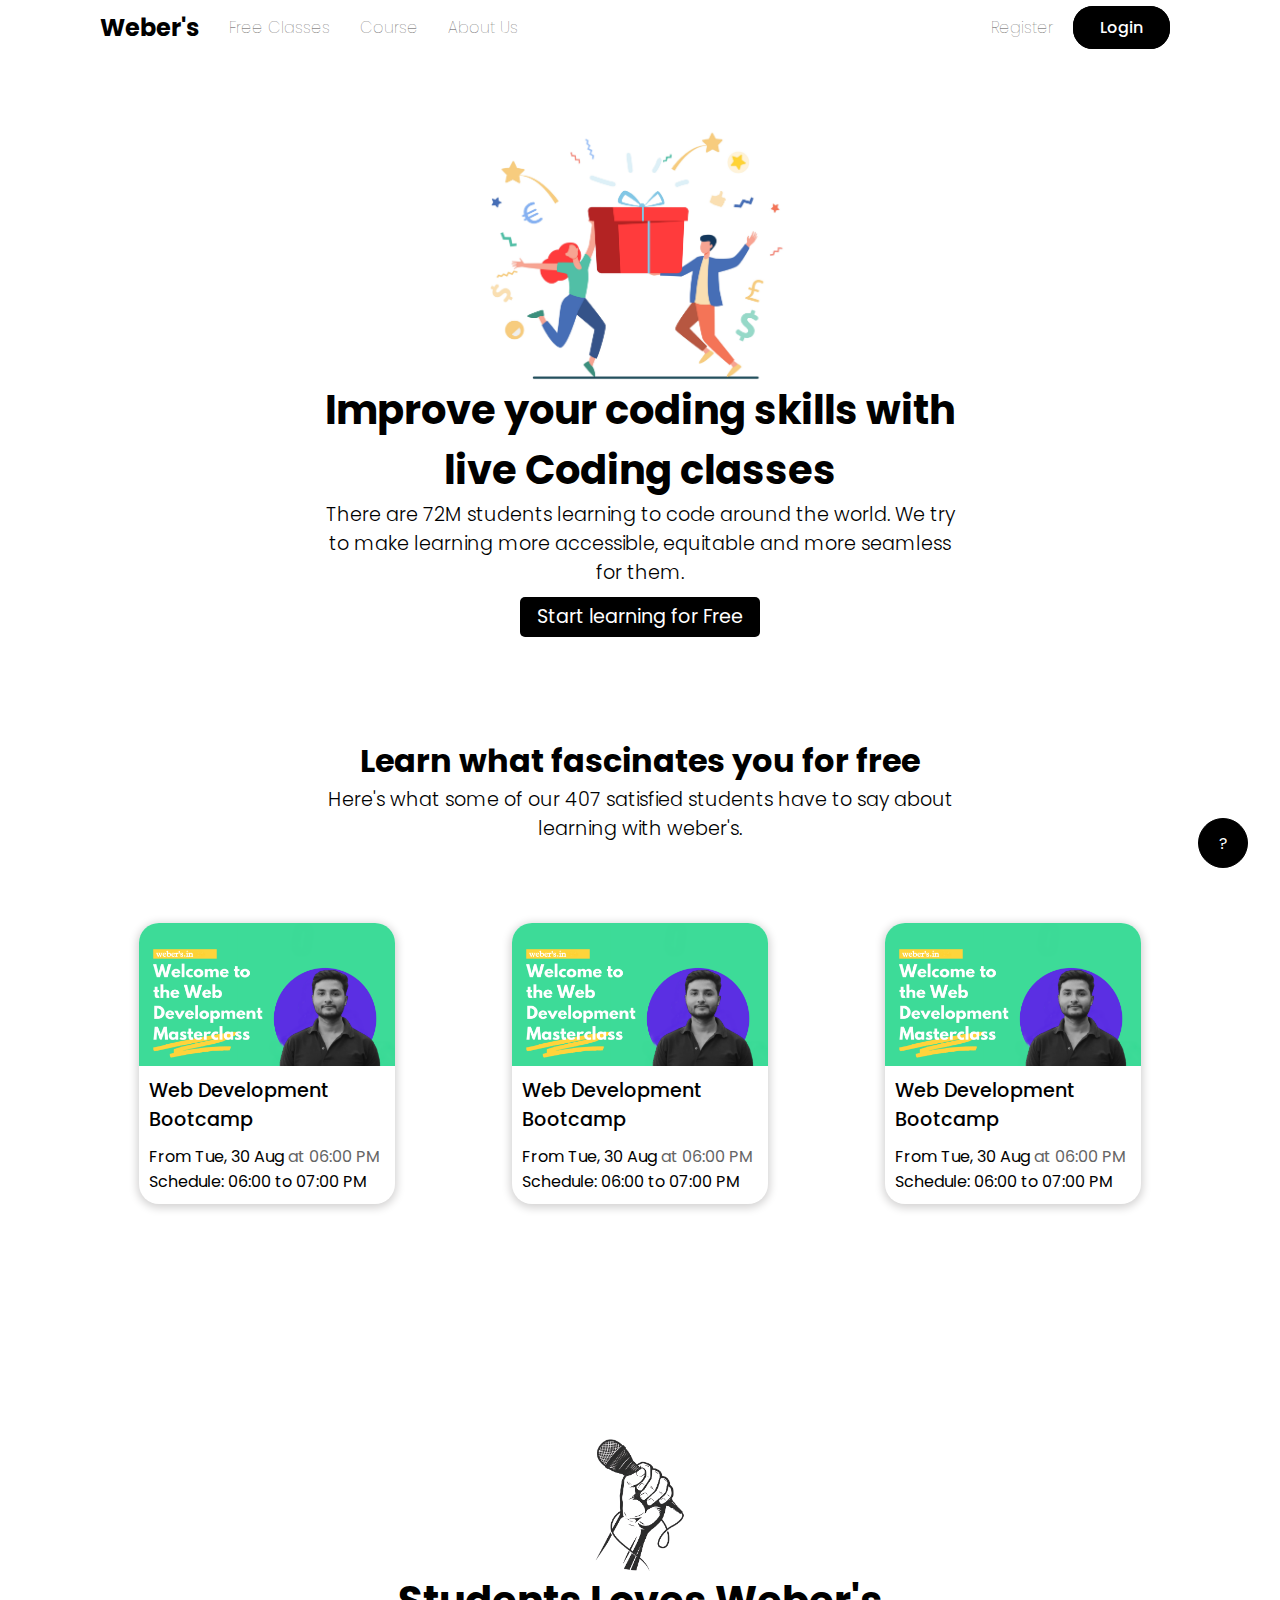
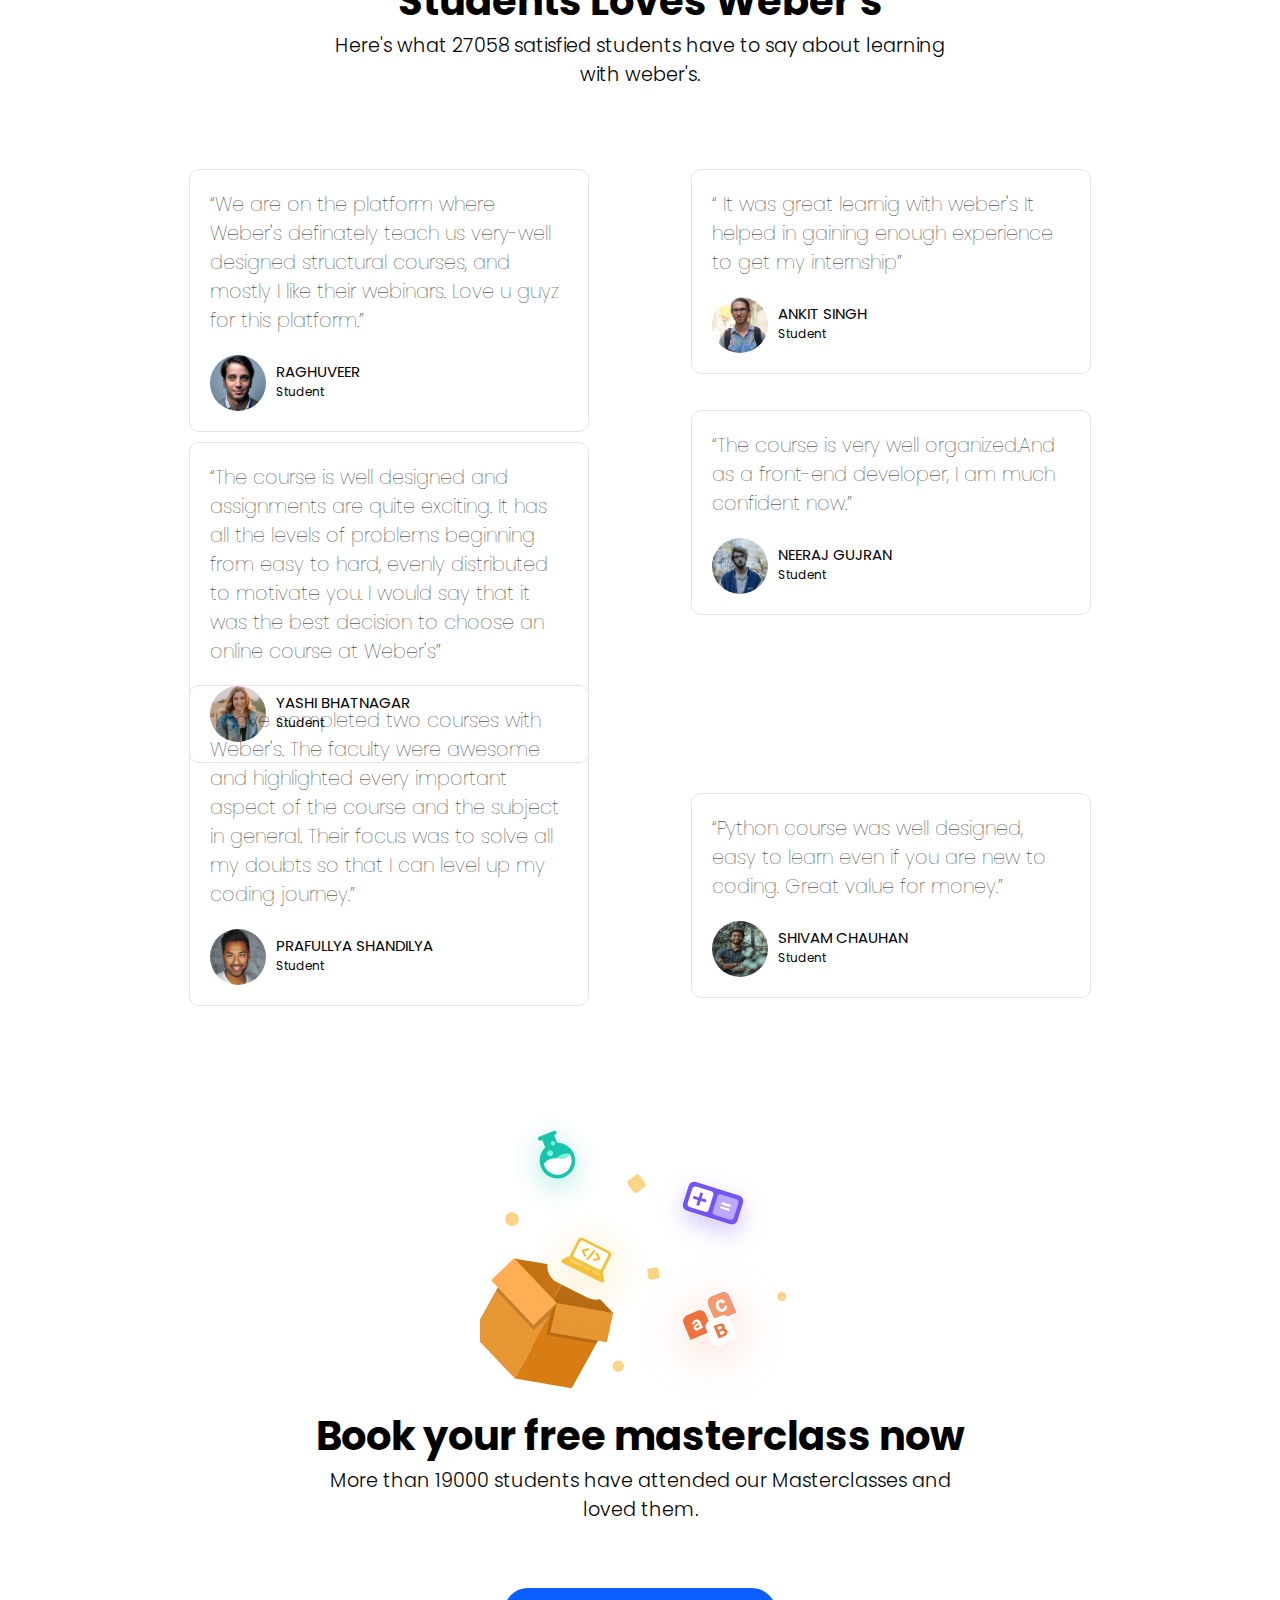
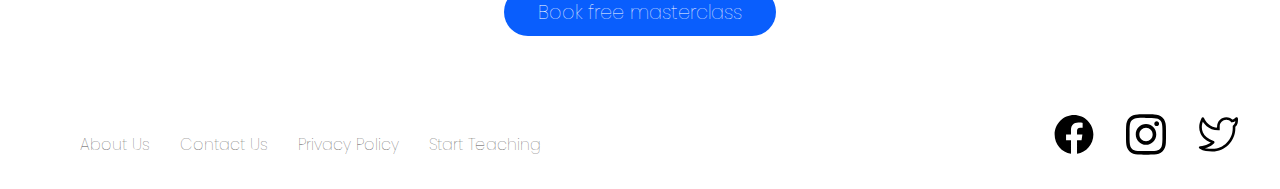
<file: index.html>
<!DOCTYPE html>
<html lang="en">

<head>
    <meta charset="UTF-8">
    <meta http-equiv="X-UA-Compatible" content="IE=edge">
    <meta name="viewport" content="width=device-width, initial-scale=1.0">
    <title>Weber's - The Official Website DEMO</title>
    <link rel="stylesheet" href="style.css">
</head>

<body>
    <header>
        <nav class="navbar">
            <div class="left-section">
                <a href=""><h2>Weber's</h2></a>
                <ul class="left-section-item">
                    <li class="navhov"><a href="file:///D:/Project/Clone/CodeKaro/Free%20Classes%20Page/Free-courses.html">Free Classes</a></li>
                    <li class="navhov"><a href="file:///D:/Project/Clone/CodeKaro/Course/index.html">Course</a></li>
                    <li class="navhov"><a href="file:///D:/Project/Clone/CodeKaro/About%20Us/index.html">About Us</a></li>
                </ul>
            </div>
            <div class="right-section">
                <ul class="right-section-item">
                    <li class="navhov"><a href="file:///D:/Project/Clone/CodeKaro/Register/index.html">Register</a></li>
                    <li><a href="file:///D:/Project/Clone/CodeKaro/Login/index.html" class="btn">Login</a></li>
                </ul>
            </div>
        </nav>
    </header>
    <main>
        <div class="container">
            <!-- <div class="container-item"> -->
            <img src="girl.jpg" alt="" class="imge">
            <!-- <div class="container-content"> -->
            <h1 class="heading">Improve your coding skills with</h1>
            <h1 class="heading"><span class="gradient">live Coding classes</span></h1>
            <p id="para">There are 72M students learning to code around the world. We try to make learning more
                accessible, equitable and more seamless for them.</p>
            <a href="file:///D:/Project/Clone/CodeKaro/Free%20Classes%20Page/Free-courses.html"><button class="click">Start learning for Free</button></a>
            <h1 class="anh">Learn what fascinates you for free</h1>
            <p id="para">Here's what some of our 407 satisfied students have to say about learning with weber's.</p>
        </div>
        <a href="file:///D:/Project/Clone/CodeKaro/About%20Us/index.html"><div class="sticky">
            <p>?</p>
        </div></a>
        <div class="content">
            <a href="file:///D:/Project/Clone/CodeKaro/Register/index.html" id="lnk" target="_blank"><div class="content-item">
                <img src="wd-masterclass.png" alt="">
                <h3>Web Development Bootcamp</h3>
                <p>From Tue, 30 Aug <span style="color: rgb(101, 101, 101);"> at 06:00 PM</span>
                    Schedule: 06:00 to 07:00 PM</p>
            </div></a>
            <a href="file:///D:/Project/Clone/CodeKaro/Register/index.html" id="lnk" target="_blank"><div class="content-item">
                <img src="wd-masterclass.png" alt="">
                <h3>Web Development Bootcamp</h3>
                <p>From Tue, 30 Aug <span style="color: rgb(101, 101, 101);"> at 06:00 PM</span>
                    Schedule: 06:00 to 07:00 PM</p>
            </div></a>
            <a href="file:///D:/Project/Clone/CodeKaro/Register/index.html" id="lnk" target="_blank"><div class="content-item">
                <img src="wd-masterclass.png" alt="">
                <h3>Web Development Bootcamp</h3>
                <p>From Tue, 30 Aug <span style="color: rgb(101, 101, 101);"> at 06:00 PM</span>
                    Schedule: 06:00 to 07:00 PM</p>
            </div></a>
        </div>
        <div class="container2">
            <img src="hand-with-mic.png" alt="" id="mic">
            <h1 class="heading">Students Loves Weber's</h1>
            <p id="para">Here's what 27058 satisfied students have to say about learning with weber's.</p>
        </div>
        <div class="content2">
            <div class="content-item2">
            <p id="para2">“We are on the platform where Weber's definately teach us very-well designed structural courses, and mostly I like their webinars. Love u guyz for this platform.”</p>
            <div class="profile">
                <img src="person1.jpg" alt="">
                <div class="info">
                    <p id="name">RAGHUVEER</p>
                    <p id="profession">Student</p>
                </div>
            </div></div>
            <div class="content-item2">
            <p id="para2">“ It was great learnig with weber's It helped in gaining enough experience to get my internship”</p>
            <div class="profile">
                <img src="person2.jpg" alt="">
                <div class="info">
                    <p id="name">ANKIT SINGH</p>
                    <p id="profession">Student</p>
                </div>
            </div></div>
            <div class="content-item2">
            <p id="para2">“The course is well designed and assignments are quite exciting. It has all the levels of problems beginning from easy to hard, evenly distributed to motivate you. I would say that it was the best decision to choose an online course at Weber's”</p>
            <div class="profile">
                <img src="person3.jpg" alt="">
                <div class="info">
                    <p id="name">YASHI BHATNAGAR</p>
                    <p id="profession">Student</p>
                </div>
            </div></div>
            <div class="content-item2" id="box4">
            <p id="para2">“The course is very well organized.And as a front-end developer, I am much confident now.”</p>
            <div class="profile">
                <img src="person4.jpg" alt="">
                <div class="info">
                    <p id="name">NEERAJ GUJRAN</p>
                    <p id="profession">Student</p>
                </div>
            </div></div>
            <div class="content-item2" id="box5">
            <p id="para2">“I have completed two courses with Weber's. The faculty were awesome and highlighted every important aspect of the course and the subject in general. Their focus was to solve all my doubts so that I can level up my coding journey.”</p>
            <div class="profile">
                <img src="person5.jpg" alt="">
                <div class="info">
                    <p id="name">PRAFULLYA SHANDILYA</p>
                    <p id="profession">Student</p>
                </div>
            </div></div>
            <div class="content-item2" id="box6">
            <p id="para2">“Python course was well designed, easy to learn even if you are new to coding. Great value for money.”</p>
            <div class="profile">
                <img src="person6.jpg" alt="">
                <div class="info">
                    <p id="name">SHIVAM CHAUHAN</p>
                    <p id="profession">Student</p>
                </div>
            </div></div>
        </div>
        <div class="container3">
            <img src="gift.svg" alt="" class="img3">
            <h1 class="heading">Book your free masterclass now</h1>
            <p id="para">More than 19000 students have attended our Masterclasses and loved them.</p>
            <a href="file:///D:/Project/Clone/CodeKaro/Register/index.html"><button class="btn2">Book free masterclass</button></a>
        </div>

    </main>
    <footer>
        <div class="footer-item">
        <div class="left-section2" id="foot">
            <ul class="left-section-item2">
                <li class="navhov2"><a href="file:///D:/Project/Clone/CodeKaro/About%20Us/index.html">About Us</a></li>
                <li class="navhov2"><a href="#">Contact Us</a></li>
                <li class="navhov2"><a href="#">Privacy Policy</a></li>
                <li class="navhov2"><a href="#">Start Teaching</a></li>
            </ul></div>
            <div class="social-media-logo">
                <img src="facebook-brands.svg" alt="facebook" id="facebook">
                <img src="instagram-brands.svg" alt="instagram" id="instagram">
                <img src="twitter-brands.svg" alt="twitter" id="twitter">
            </div>
    </div>
    </footer>
</body>

</html>
</file>
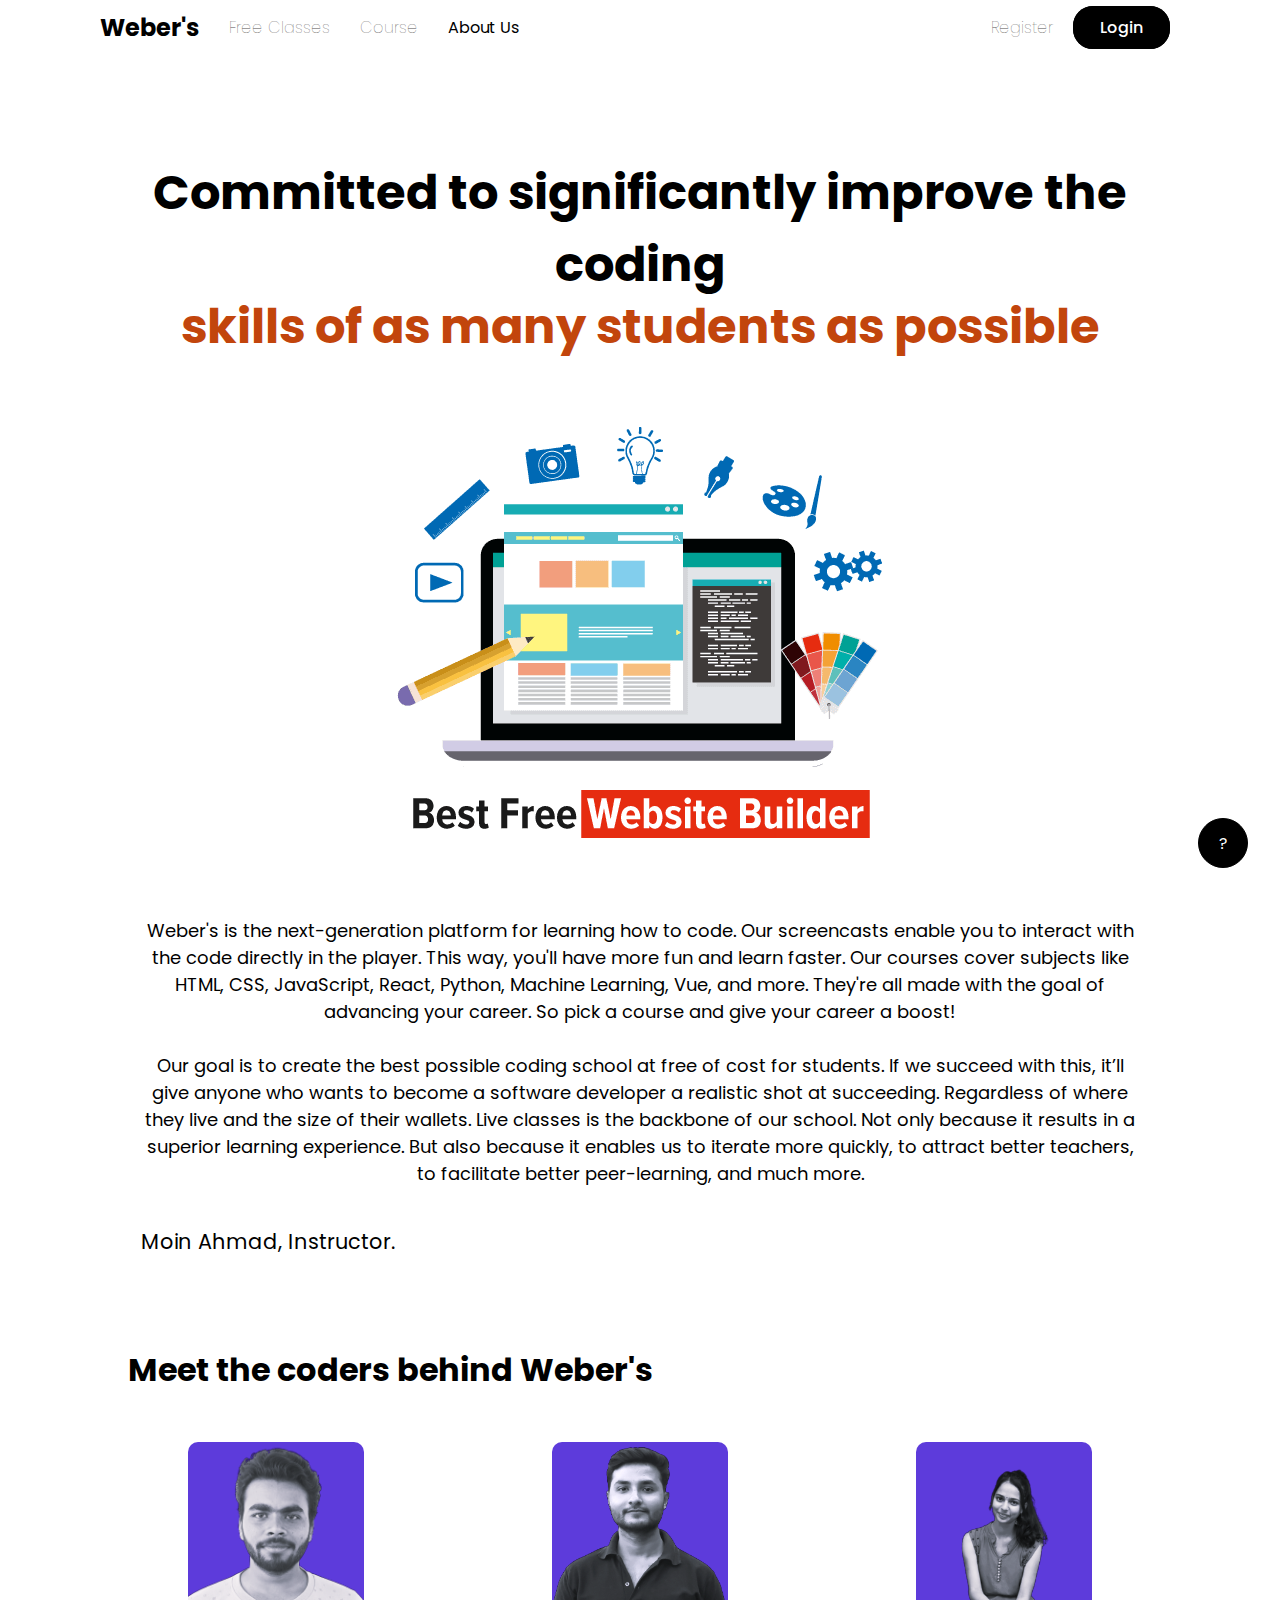
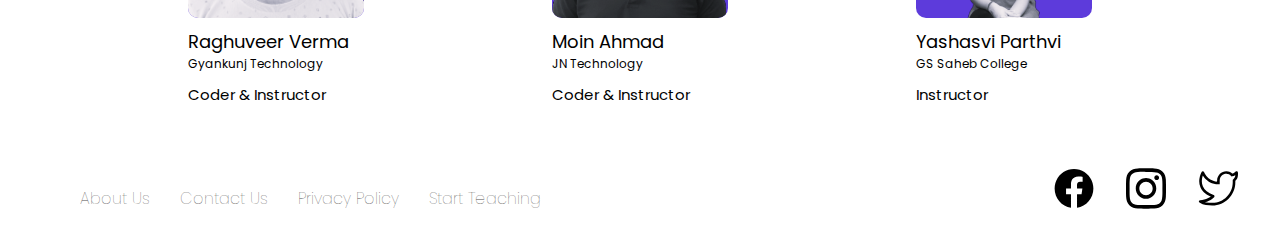
<file: About Us/index.html>
<!DOCTYPE html>
<html lang="en">

<head>
    <meta charset="UTF-8">
    <meta http-equiv="X-UA-Compatible" content="IE=edge">
    <meta name="viewport" content="width=device-width, initial-scale=1.0">
    <title>About us</title>
    <link rel="stylesheet" href="style.css">
</head>

<body>
    <header>
        <nav class="navbar">
            <div class="left-section">
                <a href="file:///D:/Project/Clone/CodeKaro/index.html"><h2>Weber's</h2></a>
                <ul class="left-section-item">
                    <li class="navhov"><a
                            href="file:///D:/Project/Clone/CodeKaro/Free%20Classes%20Page/Free-courses.html">Free
                            Classes</a></li>
                    <li class="navhov"><a href="file:///D:/Project/Clone/CodeKaro/course/index.html">Course</a></li>
                    <li class="navhov"><a href="file:///D:/Project/Clone/CodeKaro/About%20Us/index.html">
                       <span id="about"> About Us</span></a></li>
                </ul>
            </div>
            <div class="right-section">
                <ul class="right-section-item">
                    <li class="navhov"><a href="file:///D:/Project/Clone/CodeKaro/Register/index.html">Register</a></li>
                    <li><a href="file:///D:/Project/Clone/CodeKaro/Login/index.html" class="btn">Login</a></li>
                </ul>
            </div>
        </nav>
    </header>
    <div class="about">
        <p1>
            <h1>Committed to significantly improve the coding</h1>
        </p1>
        <div class="p2">
            <p2>
                <h1>skills of as many students as possible</h1>
            </p2>
        </div>
    </div>

    <div class="photo">
        <img src="about.png">

    </div>
    <div class="sticky">
        <p>?</p>
    </div>
    <div class="info">
        <p3>Weber's is the next-generation platform for learning how to code. Our screencasts enable you to interact
            with the code directly in the player. This way, you'll have more fun and learn faster. Our courses cover
            subjects like HTML, CSS, JavaScript, React, Python, Machine Learning, Vue, and more. They're all made with
            the goal of advancing your career. So pick a course and give your career a boost!</p3></br></br>
        <div>
            <p4>Our goal is to create the best possible coding school at free of cost for students. If we
                succeed with this, it’ll give anyone who wants to become a software developer a realistic shot at
                succeeding. Regardless of where they live and the size of their wallets. Live classes is the backbone of
                our school. Not only because it results in a superior learning experience. But also because it enables
                us to iterate more quickly, to attract better teachers, to facilitate better peer-learning, and much
                more.</p4>
        </div>

    </div>
    <div class="founder">
        <p id="para4">Moin Ahmad, Instructor.</p>
    </div>
    <div class="webers">
        <h1>Meet the coders behind Weber's</h1>
    </div>
    <div class="p">
        <div class="p-item">
            <div class="box">
                <img src="co.png" id="co">
            </div>
            <div class="para">
            <p id="para1">Raghuveer Verma</p>
            <p id="para2">Gyankunj Technology</p>
            <p id="para3">Coder & Instructor</p></div>
        </div>
        <div class="p-item">
            <div class="box">
                <img src="f.png" id="co">
            </div>
            <div class="para">
            <p id="para1">Moin Ahmad</p>
            <p id="para2">JN Technology</p>
            <p id="para3">Coder & Instructor</p></div>
        </div>
        <div class="p-item">
            <div class="box">
                <img src="I.png" id="co">
            </div>
            <div class="para">
            <p id="para1">Yashasvi Parthvi</p>
            <p id="para2">GS Saheb College</p>
            <p id="para3">Instructor</p></div>
        </div>
        <!-- <div class="p-item">
            <div class="box">
                <img src="I2.png" id="co">
            </div>
            <div class="para">
            <p id="para1">Prafullya Shandilya</p>
            <p id="para2">Gyankunj Technology</p>
            <p id="para3">Instructor</p></div>
        </div> -->
    </div>
</body>
<footer>
    <div class="footer-item">
    <div class="left-section2" id="foot">
        <ul class="left-section-item2">
            <li class="navhov2"><a href="file:///D:/Project/Clone/CodeKaro/About%20Us/index.html">About Us</a></li>
            <li class="navhov2"><a href="#">Contact Us</a></li>
            <li class="navhov2"><a href="#">Privacy Policy</a></li>
            <li class="navhov2"><a href="#">Start Teaching</a></li>
        </ul></div>
        <div class="social-media-logo">
            <img src="facebook-brands.svg" alt="facebook" id="facebook">
            <img src="instagram-brands.svg" alt="instagram" id="instagram">
            <img src="twitter-brands.svg" alt="twitter" id="twitter">
        </div>
</div>
</footer>

</html>
</file>
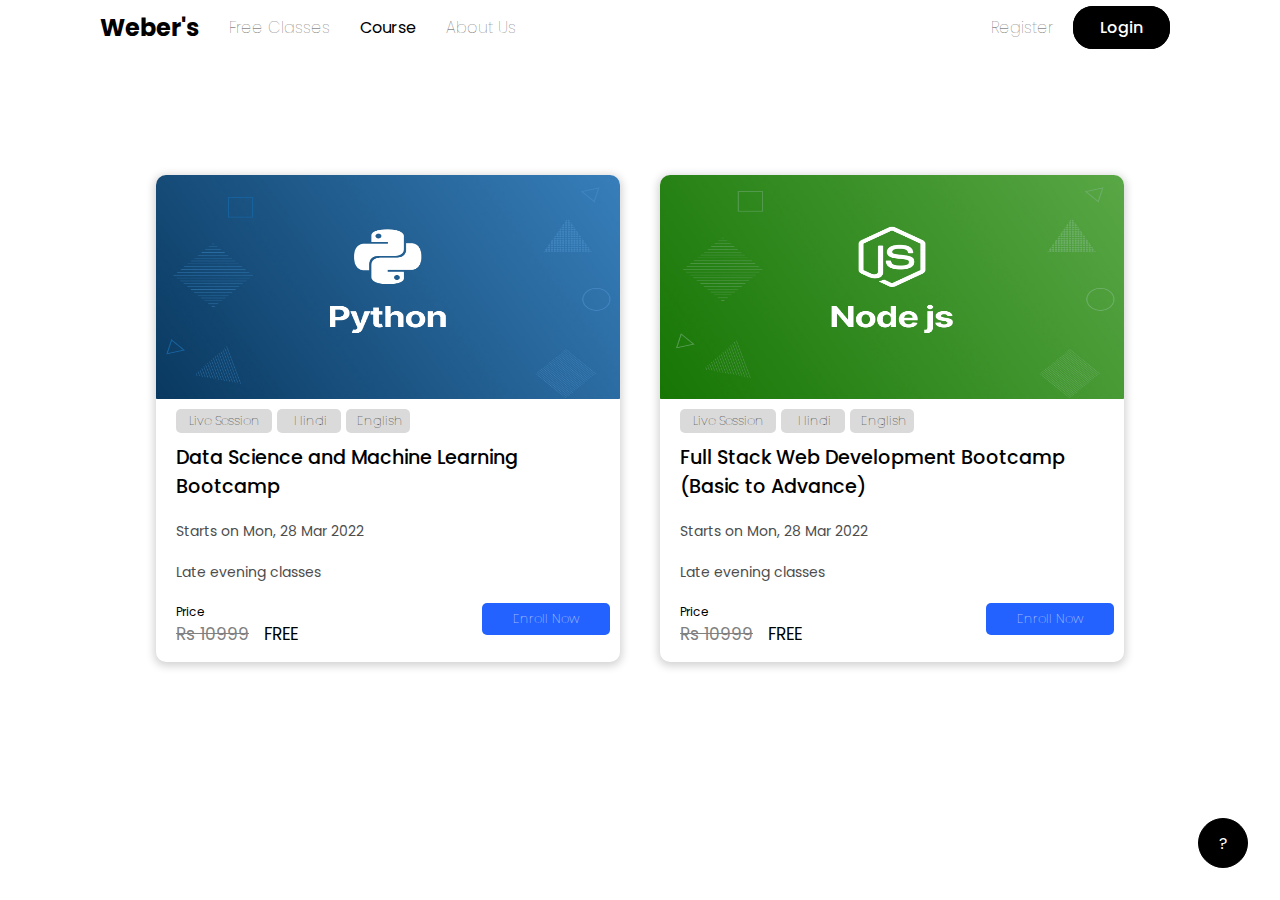
<file: Course/index.html>
<!DOCTYPE html>
<html lang="en">

<head>
    <meta charset="UTF-8">
    <meta http-equiv="X-UA-Compatible" content="IE=edge">
    <meta name="viewport" content="width=device-width, initial-scale=1.0">
    <title>Courses Offered By Weber's</title>
    <link rel="stylesheet" href="style.css">
</head>

<body>
    <header>
        <nav class="navbar">
            <div class="left-section">
                <a href="file:///D:/Project/Clone/CodeKaro/index.html">
                    <h2>Weber's</h2>
                </a>
                <ul class="left-section-item">
                    <li class="navhov"><a
                            href="file:///D:/Project/Clone/CodeKaro/Free%20Classes%20Page/Free-courses.html">Free
                            Classes</a></li>
                    <li class="navhov"><a href="file:///D:/Project/Clone/CodeKaro/Course/index.html"><span id="course"> Course</span></a></li>
                    <li class="navhov"><a href="file:///D:/Project/Clone/CodeKaro/About%20Us/index.html">About Us</a>
                    </li>
                </ul>
            </div>
            <div class="right-section">
                <ul class="right-section-item">
                    <li class="navhov"><a href="file:///D:/Project/Clone/CodeKaro/Register/index.html">Register</a></li>
                    <li><a href="file:///D:/Project/Clone/CodeKaro/Login/index.html" class="btn">Login</a></li>
                </ul>
            </div>
        </nav>
    </header>
    <main>
        <div class="content">
            <div class="content-item">
                <img src="python.jpg" alt="">
                <div class="extra">
                    <div class="extra-item">
                        <p id="para2">Live Session</p>
                    </div>
                    <div class="extra-item">
                        <p id="para3">Hindi</p>
                    </div>
                    <div class="extra-item">
                        <p id="para3">English</p>
                    </div>
                </div>
                <div class="siding">
                    <h3>Data Science and Machine Learning Bootcamp</h3>
                    <p id="p1">Starts on Mon, 28 Mar 2022</p>
                    <p id="p1">Late evening classes</p>
                    <div class="deal">
                        <div class="price">
                            <p id="p3">Price</p>
                            <div class="free">
                                <p id="p4">Rs 10999</p>
                                <p id="p5">FREE</p>
                            </div>
                        </div>
                        <a href="https://youtube.com/playlist?list=PLlgLmuG_KgbaXMKcISC-fdz7HUn1oKr9i" target="_blank"><button class="bton">Enroll Now</button></a>
                    </div>
                </div>
            </div>
            <div class="content-item">
                <img src="Node js.jpg" alt="">
                <div class="extra">
                    <div class="extra-item">
                        <p id="para2">Live Session</p>
                    </div>
                    <div class="extra-item">
                        <p id="para3">Hindi</p>
                    </div>
                    <div class="extra-item">
                        <p id="para3">English</p>
                    </div>
                </div>
                <div class="siding">
                    <h3>Full Stack Web Development Bootcamp (Basic to Advance)</h3>
                    <p id="p1">Starts on Mon, 28 Mar 2022</p>
                    <p id="p1">Late evening classes</p>
                    <div class="deal">
                        <div class="price">
                            <p id="p3">Price</p>
                            <div class="free">
                                <p id="p4">Rs 10999</p>
                                <p id="p5">FREE</p>
                            </div>
                        </div>
                        <a href="https://youtube.com/playlist?list=PLR2qQy0Zxs_WaC9BpQY9pWGDGNWwDNrg6" target="_blank"><button class="bton">Enroll Now</button></a>
                    </div>
                </div>
            </div>
        </div>
        <div class="sticky">
            <p>?</p>
        </div>
    </main>
</body>

</html>
</file>
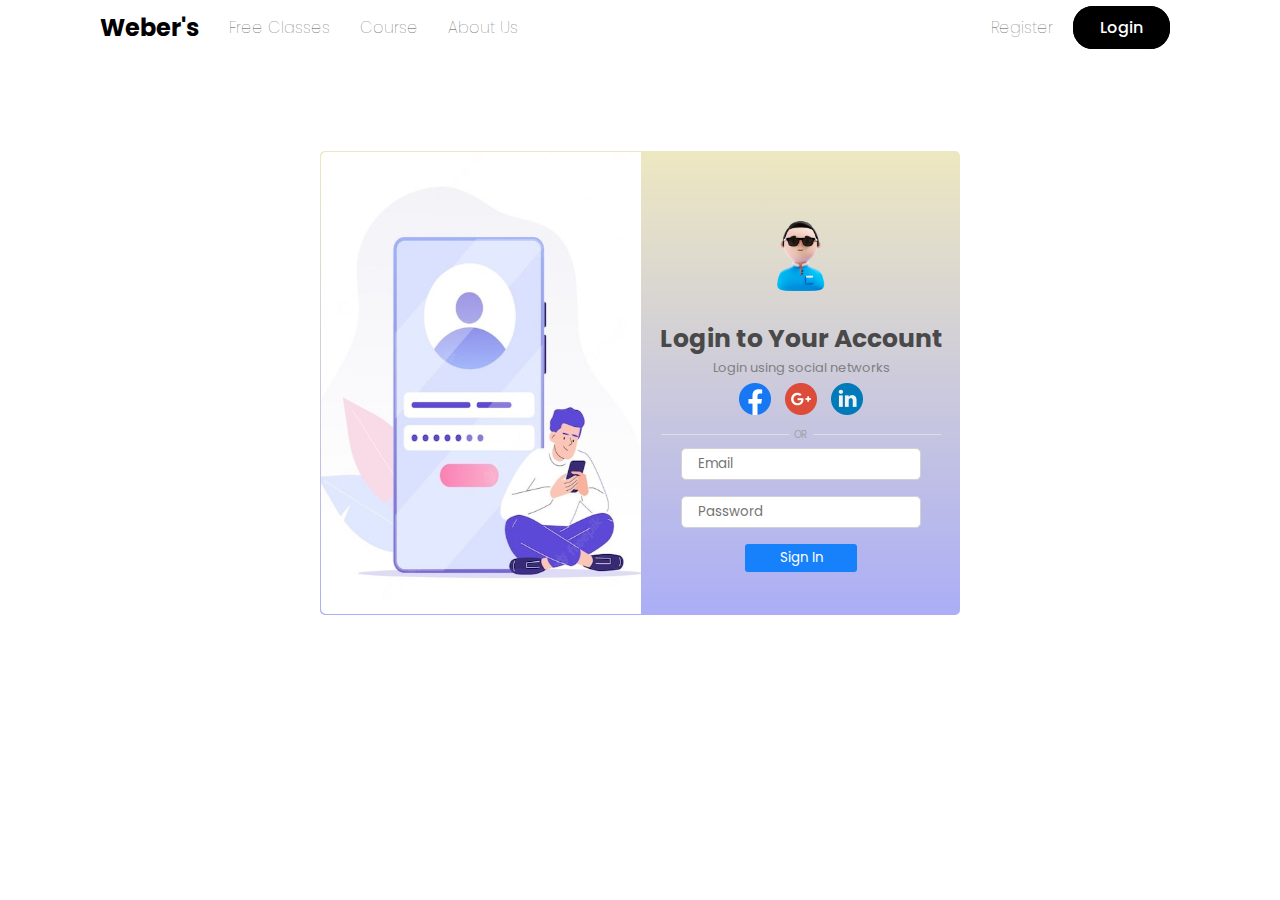
<file: Login/index.html>
<!DOCTYPE html>
<html lang="en">

<head>
    <meta charset="UTF-8">
    <meta http-equiv="X-UA-Compatible" content="IE=edge">
    <meta name="viewport" content="width=device-width, initial-scale=1.0">
    <title>Login to Weber's</title>
    <link rel="stylesheet" href="style.css">
</head>

<body>
    <header>
        <nav class="navbar">
            <div class="left-section">
                <a href="file:///D:/Project/Clone/CodeKaro/index.html"><h2>Weber's</h2></a>
                <ul class="left-section-item">
                    <li class="navhov"><a
                            href="file:///D:/Project/Clone/CodeKaro/Free%20Classes%20Page/Free-courses.html">Free
                            Classes</a></li>
                    <li class="navhov"><a href="file:///D:/Project/Clone/CodeKaro/Course/index.html">Course</a></li>
                    <li class="navhov"><a href="file:///D:/Project/Clone/CodeKaro/About%20Us/index.html">About Us</a></li>
                </ul>
            </div>
            <div class="right-section">
                <ul class="right-section-item">
                    <li class="navhov"><a href="file:///D:/Project/Clone/CodeKaro/Register/index.html">Register</a></li>
                    <li><a href="file:///D:/Project/Clone/CodeKaro/Login/index.html" class="btn">Login</a></li>
                </ul>
            </div>
        </nav>
    </header>
    <main>
        <div class="container">
            <img src="login.jpg" alt="" class="login">
            <div class="login">
                <div class="user-logo">
                    <img src="user.png" alt="" class="user">
                    <h2 class="login-heading">Login to Your Account</h2>
                    <p id="p1">Login using social networks</p>
                    <div class="social-logo">
                        <a href="https://www.facebook.com/" target="_blank"><img src="facebook.png" alt="" class="facebook"></a>
                        <a href="https://accounts.google.com/v3/signin/identifier?dsh=S-586804006%3A1663087040903484&continue=https%3A%2F%2Faccounts.google.com%2F&followup=https%3A%2F%2Faccounts.google.com%2F&passive=1209600&flowName=GlifWebSignIn&flowEntry=ServiceLogin&ifkv=AQDHYWpPMdta_fsaPczB3SVFsz5kmn8xWuDF1_3s2CAoZ-0R9kDKAQLfXCPkN_JURCYWfjwkmm-_hg" target="_blank"><img src="google-plus.png" alt="" class="google"></a>
                        <a href="https://in.linkedin.com/" target="_blank"><img src="linkedin.png" alt="" class="linkedin"></a>
                    </div>
                    <div class="lining">
                        <div class="line"></div>
                        <p id="p2">OR</p>
                        <div class="line"></div>
                    </div>
                    <div class="input">
                        <input type="email" name="email" id="email" placeholder="Email">
                        <input type="password" name="password" id="password" placeholder="Password">
                    </div>
                    <div><button class="bton">Sign In</button></div>
                </div>
            </div>
        </div>
    </main>
</body>

</html>
</file>
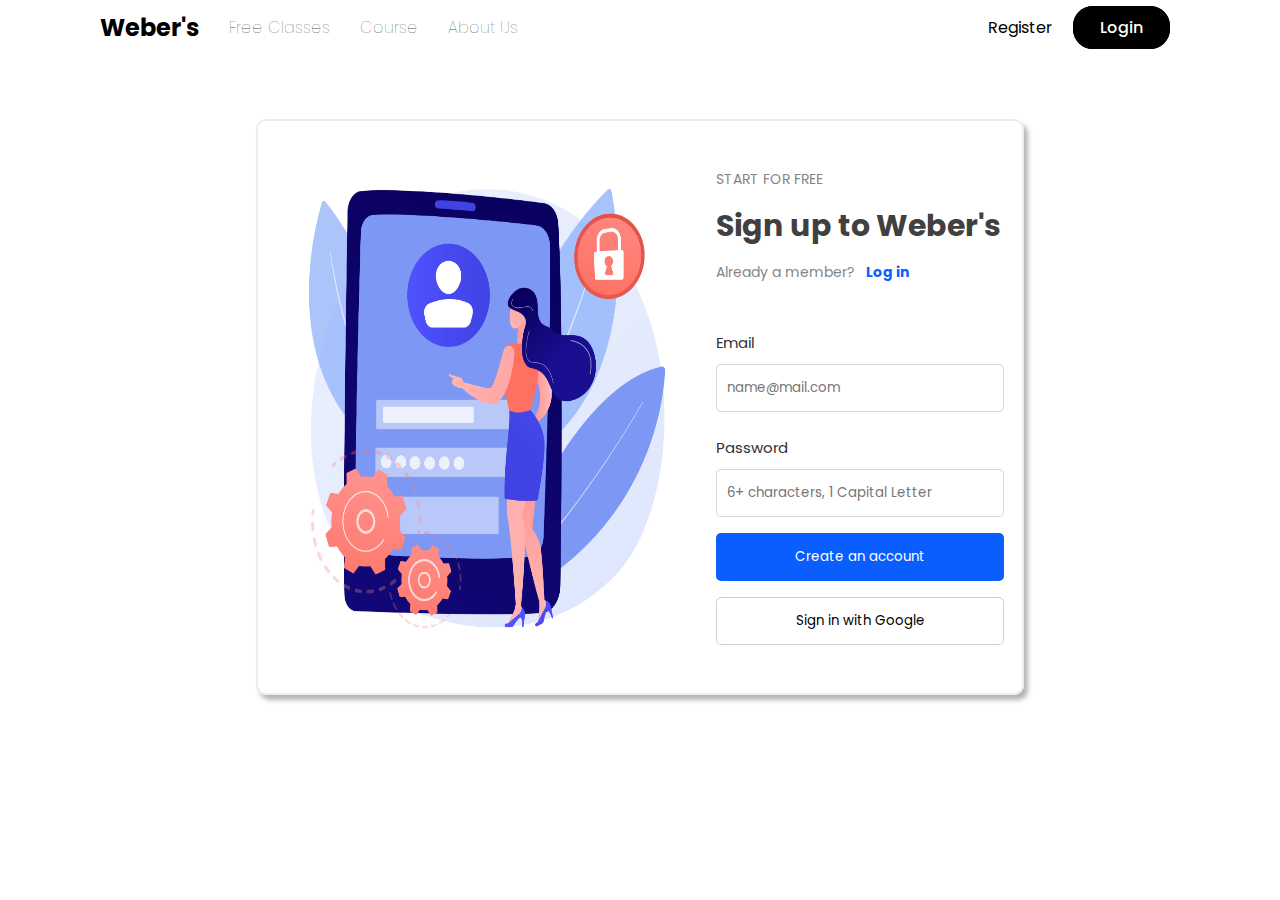
<file: Register/index.html>
<!DOCTYPE html>
<html lang="en">
<head>
    <meta charset="UTF-8">
    <meta http-equiv="X-UA-Compatible" content="IE=edge">
    <meta name="viewport" content="width=device-width, initial-scale=1.0">
    <title>Register To Weber's</title>
    <link rel="stylesheet" href="style.css">
</head>
<body>
    <header>
        <nav class="navbar">
            <div class="left-section">
                <a href="file:///D:/Project/Clone/CodeKaro/index.html"><h2>Weber's</h2></a>
                <ul class="left-section-item">
                    <li class="navhov"><a href="file:///D:/Project/Clone/CodeKaro/Free%20Classes%20Page/Free-courses.html">Free Classes</a></li>
                    <li class="navhov"><a href="file:///D:/Project/Clone/CodeKaro/Course/index.html">Course</a></li>
                    <li class="navhov"><a href="file:///D:/Project/Clone/CodeKaro/About%20Us/index.html">About Us</a></li>
                </ul>
            </div>
            <div class="right-section">
                <ul class="right-section-item">
                    <li class="navhov"><a href="file:///D:/Project/Clone/CodeKaro/Register/index.html"><span id="register">Register</span></a></li>
                    <li><a href="file:///D:/Project/Clone/CodeKaro/Login/index.html" class="btn">Login</a></li>
                </ul>
            </div>
        </nav>
    </header>
    <main>
        <div class="container">
            <img src="Register-illustration.jpg" alt="" class="reg">
            <div class="registration">
                <p id="p1">START FOR FREE</p>
                <h2 id="sign-up">Sign up to Weber's</h2>
                <p id="p1">Already a member? <a href="file:///D:/Project/Clone/CodeKaro/Login/index.html" id="log">Log in</a></p>
                <div class="email-pass">
                    <div class="item1">
                    <p id="p2">Email</p>
                    <input type="email" name="email" id="email" placeholder="name@mail.com"></div>
                    <div class="item2">
                    <p id="p2">Password</p>
                    <input type="password" name="password" id="email" placeholder="6+ characters, 1 Capital Letter"></div>
                    <button class="bton">Create an account</button>
                    <a href="https://accounts.google.com/v3/signin/identifier?dsh=S-586804006%3A1663087040903484&continue=https%3A%2F%2Faccounts.google.com%2F&followup=https%3A%2F%2Faccounts.google.com%2F&passive=1209600&flowName=GlifWebSignIn&flowEntry=ServiceLogin&ifkv=AQDHYWpPMdta_fsaPczB3SVFsz5kmn8xWuDF1_3s2CAoZ-0R9kDKAQLfXCPkN_JURCYWfjwkmm-_hg" id="sign" target="_blank"><button class="bton1">Sign in with Google</button></a>
                </div>
            </div>
        </div>
    </main>
</body>
</html>
</file>
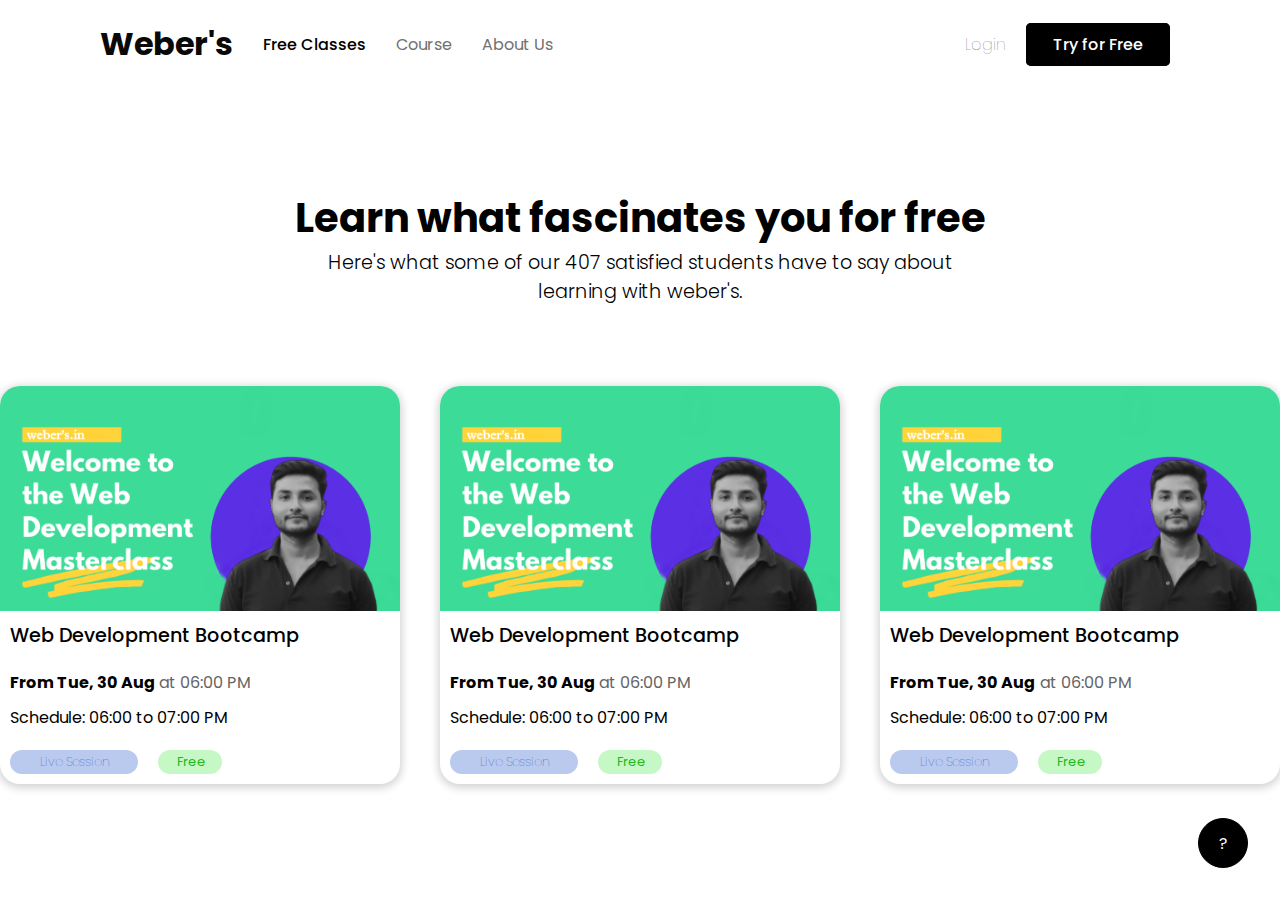
<file: Free Classes Page/Free-courses.html>
<!DOCTYPE html>
<html lang="en">
<head>
    <meta charset="UTF-8">
    <meta http-equiv="X-UA-Compatible" content="IE=edge">
    <meta name="viewport" content="width=device-width, initial-scale=1.0">
    <title>Weber's -The Official Website DEMO</title>
    <link rel="stylesheet" href="Free-Courses.css">
</head>
<body>
    <header>
        <nav class="navbar">
            <div class="left-section">
                <a href="file:///D:/Project/Clone/CodeKaro/index.html"><h1>Weber's</h1></a>
                <ul class="left-section-item">
                    <li class="navhov"><a href="file:///D:/Project/Clone/CodeKaro/Free%20Classes%20Page/Free-courses.html"><span id="class"> Free Classes</span></a></li>
                    <li class="navhov"><a href="file:///D:/Project/Clone/CodeKaro/course/index.html">Course</a></li>
                    <li class="navhov"><a href="file:///D:/Project/Clone/CodeKaro/About%20Us/index.html">About Us</a></li>
                </ul>
            </div>
            <div class="right-section">
                <ul class="right-section-item">
                    <li class="navhov"><a href="file:///D:/Project/Clone/CodeKaro/Login/index.html">Login</a></li>
                    <li><a href="#" class="btn">Try for Free</a></li>
                </ul>
            </div>
        </nav>
    </header>
    <main>
        <div class="container">
            <h1 class="anh">Learn what fascinates you for free</h1>
            <p id="para">Here's what some of our 407 satisfied students have to say about learning with weber's.</p>
        </div>
        <div class="content">
            <a href="file:///D:/Project/Clone/CodeKaro/Register/index.html" id="lnk" target="_blank"><div class="content-item">
                <img src="wd-masterclass.png" alt="">
                <h3>Web Development Bootcamp</h3>
                <p><b> From Tue, 30 Aug </b><span style="color: rgb(101, 101, 101);"> at 06:00 PM</span></p>
                   <p> Schedule: 06:00 to 07:00 PM</p>
                   <div class="extra">
                    <div class="extra-item">
                   <p id="para2">Live Session</p></div>
                    <div class="extra-item">
                   <p id="para3">Free</p></div></div>
            </div></a>
            <a href="file:///D:/Project/Clone/CodeKaro/Register/index.html" id="lnk" target="_blank"><div class="content-item">
                <img src="wd-masterclass.png" alt="">
                <h3>Web Development Bootcamp</h3>
                <p><b> From Tue, 30 Aug </b><span style="color: rgb(101, 101, 101);"> at 06:00 PM</span></p>
                  <p>  Schedule: 06:00 to 07:00 PM</p>
                  <div class="extra">
                    <div class="extra-item">
                   <p id="para2">Live Session</p></div>
                    <div class="extra-item">
                   <p id="para3">Free</p></div></div>
            </div></a>
            <a href="file:///D:/Project/Clone/CodeKaro/Register/index.html" id="lnk" target="_blank"><div class="content-item">
                <img src="wd-masterclass.png" alt="">
                <h3>Web Development Bootcamp</h3>
                <p><b> From Tue, 30 Aug</b><span style="color: rgb(101, 101, 101);"> at 06:00 PM</span></p>
                   <p> Schedule: 06:00 to 07:00 PM</p>
                   <div class="extra">
                    <div class="extra-item">
                   <p id="para2">Live Session</p></div>
                    <div class="extra-item">
                   <p id="para3">Free</p></div></div>
            </div></a>
        </div>
        <div class="sticky">
            <p>?</p>
        </div>
    </main>
</body>
</html>
</file>
<file: style.css>
@import url('https://fonts.googleapis.com/css2?family=Poppins:wght@300;400&display=swap');
@import url('https://fonts.googleapis.com/css2?family=Poppins:wght@700&display=swap');

* {
    margin: 0;
    padding: 0;
    font-family: 'Poppins', sans-serif;
    box-sizing: border-box;
    text-decoration: none;
}



/* navigation-bar */

.navbar {
    display: flex;
    justify-content: space-between;
}




/* left-side navbar */

.navbar .left-section h2 {
    font-family: 'Poppins', sans-serif;
    /* font-size: 3vmin; */
    font-weight: light;
    color: black;
}

.left-section {
    display: flex;
    margin: 10px 100px;
}

.left-section-item {
    display: flex;
    padding: 0 15px;
    align-items: center;
}

.left-section-item li {
    list-style: none;
    padding: 0 15px;

}

.left-section-item li a {
    text-decoration: none;
    color: rgb(82, 80, 80);
    font-weight: lighter;
}



/* right side navbar */

.right-section {
    display: flex;
    margin: 10px 100px;
}

.right-section-item {
    display: flex;
    /* padding: 0 15px; */
    align-items: center;
}

.right-section-item li {
    list-style: none;
    padding: 0 10px;

}

.right-section-item li a {
    text-decoration: none;
    color: rgb(82, 80, 80);
    font-weight: lighter;
}

.right-section-item li .btn {
    color: white;
    font-weight: 500;
}

.btn {
    padding: 8px 25px;
    border: 2px solid black;
    border-radius: 20px;
    background: black;
}

.left-section-item li a:hover {
    animation-name: nav-hover;
    /* animation-duration: 1s; */
    animation-fill-mode: forwards;
}

@keyframes nav-hover {
    to {
        /* color: rgb(68, 66, 66); */
        font-weight: 400;
        /* transition: all 1s ease-out; */
    }
}

.right-section-item li a:hover {
    animation-name: nav2-hover;
    /* animation-duration: 0.1s; */
    animation-fill-mode: forwards;
}

@keyframes nav2-hover {
    to {
        /* color: rgb(68, 66, 66); */
        font-weight: 400;
    }
}

.body,
html {
    overflow-x: hidden;
}



/* container and its items */

.container {
    width: 100vw;
    height: fit-content;
    /* background: lightyellow; */
    display: flex;
    flex-direction: column;
    align-items: center;
    margin-top: 2rem;
}

.imge {
    width: 30vw;
    margin-top: 40px;
}

.heading {
    font-size: 2.5rem;
}

#para {
    width: 50vw;
    text-align: center;
    font-size: larger;
    font-weight: 300;
}

.click {
    margin-top: 10px;
    width: 15rem;
    height: 2.5rem;
    font-size: larger;
    background: black;
    color: white;
    border: none;
    border-radius: 5px;
    cursor: pointer;
}

.anh {
    margin-top: 100px;
}

.sticky {

    width: 50px;
    height: 50px;
    border: 1px solid black;
    border-radius: 50px;
    background: black;
    display: flex;
    justify-content: center;
    color: white;
    align-items: center;
    margin-left: 30px;
    position: fixed;
    bottom: 2rem;
    right: 2rem;
    z-index: 1111;
    cursor: pointer;
}

.content {
    display: flex;
    justify-content: space-around;
    /* flex-wrap: wrap; */
    /* width: 70%; */
    /* border: 2px solid; */
    margin: 40px 80px;
    height: 30rem;
    z-index: 0;

}
#lnk{
    color: black;
}
.content-item {
    width: 20vw;
    height: fit-content;
    /* border: 2px solid black; */
    /* background: rgb(92, 149, 149); */
    border-radius: 20px;
    display: flex;
    flex-direction: column;
    justify-content: center;
    margin-top: 40px;
    /* padding: 0 10px 10px 0; */
    box-shadow: 0 2px 8px 2px rgb(212, 211, 211);
    cursor: pointer;
}

.content-item:hover {
    animation-name: tilt;
    animation-duration: 0.5s;
    animation-fill-mode: forwards;
}

@keyframes tilt {
    to {
        transform: rotate(-2deg);
    }
}

.content-item img {
    width: 100%;
    border-top-left-radius: 20px;
    border-top-right-radius: 20px;
    /* padding: -10px -10px -10px 0; */
}

.content-item h3 {
    font-weight: 500;
    font-size: larger;
    padding: 10px 0px 10px 10px;
}

.content-item p {
    font-weight: light;

    padding: 0px 0px 10px 10px;
}



/* second container and its items */

.container2{
    display: flex;
    flex-direction: column;
    align-items: center;
    margin-top: 4rem;
}
.content2{
    margin: 5rem 6rem;
    display: flex;
    flex-wrap: wrap;
    justify-content: space-evenly;
}
.content-item2{
    width: 25rem;
    height: fit-content;
    border: 1px solid rgb(228, 228, 228);
    border-radius: 10px;
    margin: 0px 10px 10px 10px;
    padding: 20px;

}
#box4{
    margin-top: -2rem;
}
#box5{
    margin-top: -5.5rem;
}
#box6{
    margin-top: 1.3rem;
}
#para2{
    font-size: larger;
    font-weight: lighter;
}
.profile{
    margin-top: 20px;
    display: flex;
}
.profile img{
    width: 3.5rem;
    height: 3.5rem;
    border-radius: 50px;
    margin-right: 10px;
}
.info{
    margin-top: 5px;
}
#name{
    font-weight: light;
    font-size: 15px;
}
#profession{
    font-size: 12px;
}
#mic{
    height: 9rem;
}


/* Third container and its items */

.container3{
    display: flex;
    flex-direction: column;
    align-items: center;
    margin-top: 5rem;
}
.img3{
    width: 20rem;
}
.btn2{
    width: 17rem;
    height: 3rem;
    margin: 4rem 0;
    background: rgb(9, 94, 253);
    border-radius: 50px;
    font-size: 1.2rem;
    border: none;
    color: white;
    cursor: pointer;
    font-weight: lighter;
}
.btn2:hover{
    animation: button2;
    animation-duration: 0.5s;
    animation-fill-mode: forwards;
}
@keyframes button2{
    to{
        background: rgb(1, 74, 208);
    }
}



/* footer part  */

.footer-item{
    display: flex;
    justify-content: space-evenly;
}
.left-section2{
    display: flex;
    /* justify-content: space-around; */
    /* background: lightblue; */
}
#foot{
    margin-top: 2rem;
    margin-bottom: 2rem;
    margin-left: -10rem;
}
.social-media-logo{
    display: flex;
    /* justify-content: space-between; */
    width: 3rem;
    margin-left: 15rem;
    margin-bottom: 1.3rem;
}
.social-media-logo img{
    padding-left: 2rem;
    cursor: pointer;
    width: 4.5rem;
}
.left-section-item2 {
    display: flex;
    padding: 0 15px;
    align-items: center;
}

.left-section-item2 li {
    list-style: none;
    padding: 0 15px;

}

.left-section-item2 li a {
    text-decoration: none;
    color: rgb(82, 80, 80);
    font-weight: lighter;
}
/* #facebook:hover{
    animation-name: facebook-hover;
    animation-duration: 0.5s;
    animation-fill-mode: forwards;
}
@keyframes facebook-hover{
    to{
        filter: invert(100%);
        background: rgb(0, 123, 255);
    }
} */
</file>
<file: About Us/style.css>
@import url('https://fonts.googleapis.com/css2?family=Poppins:wght@300;400&display=swap');
@import url('https://fonts.googleapis.com/css2?family=Poppins:wght@700&display=swap');

* {
    margin: 0;
    padding: 0;
    font-family: Poppins;
    box-sizing: border-box;
    text-decoration: none;
}



/* navigation-bar */

.navbar {
    display: flex;
    justify-content: space-between;
}




/* left-side navbar */

.navbar .left-section h2 {
    font-family: 'Poppins', sans-serif;
    /* font-size: 3vmin; */
    font-weight: light;
    color: black;
}

.left-section {
    display: flex;
    margin: 10px 100px;
}

.left-section-item {
    display: flex;
    padding: 0 15px;
    align-items: center;
}

.left-section-item li {
    list-style: none;
    padding: 0 15px;

}

.left-section-item li a {
    text-decoration: none;
    color: rgb(82, 80, 80);
    font-weight: lighter;
}
#about{
    font-weight: bolder;
    color: black;
}
#about:hover{
    font-weight: lighter;
}



/* right side navbar */

.right-section {
    display: flex;
    margin: 10px 100px;
}

.right-section-item {
    display: flex;
    /* padding: 0 15px; */
    align-items: center;
}

.right-section-item li {
    list-style: none;
    padding: 0 10px;

}

.right-section-item li a {
    text-decoration: none;
    color: rgb(82, 80, 80);
    font-weight: lighter;
}

.right-section-item li .btn {
    color: white;
    font-weight: 500;
}

.btn {
    padding: 8px 25px;
    border: 2px solid black;
    border-radius: 20px;
    background: black;
}

.left-section-item li a:hover {
    animation-name: nav-hover;
    /* animation-duration: 1s; */
    animation-fill-mode: forwards;
}

@keyframes nav-hover {
    to {
        /* color: rgb(68, 66, 66); */
        font-weight: 400;
        /* transition: all 1s ease-out; */
    }
}

.right-section-item li a:hover {
    animation-name: nav2-hover;
    /* animation-duration: 0.1s; */
    animation-fill-mode: forwards;
}

@keyframes nav2-hover {
    to {
        /* color: rgb(68, 66, 66); */
        font-weight: 400;
    }
}

.body,
html {
    overflow-x: hidden;
}
.about{
    padding:8% 8% 0% 8%;
    font-size: 1.5rem;
    text-align: center;
    
}
.about,.p2{
    text-align: center;
   
}
.p2{
    color:rgb(194, 69, 12);
    margin-top:-10px;
}
.photo{
    height: 120%;
    padding-left: 30%;
    margin-top: 3rem;
    margin-bottom: 3rem;
}

.info{
    text-align: center;
    padding: 0% 11% 0% 11%;
    font-size: large;
    font-family: poppins;
}
.founder{
    padding: 3% 11% 0% 11%;
    font-size: 1.3rem;
    font-family: poppins;

}
.webers{
    padding:7% 8% 0% 10%;
    font-size: 1rem;
}
.box{
    background-color: rgb(93, 59, 219);
    width: 11rem;
    border-radius: 10px;
    display: flex;
    justify-content: center;
}
.sticky {

    width: 50px;
    height: 50px;
    border: 1px solid black;
    border-radius: 50px;
    background: black;
    display: flex;
    justify-content: center;
    color: white;
    align-items: center;
    margin-left: 30px;
    position: fixed;
    bottom: 2rem;
    right: 2rem;
    z-index: 1111;
    cursor: pointer;
}
#co{
    width: 11rem;
    border-radius: 10px;
    height: 11rem;
    /* margin-bottom: -5px; */
}
.p{
    display: flex;
    justify-content: space-evenly;
    margin: 3rem 0;
}
#para1{
    font-size: 18px;
}
#para2{
    font-size: 12px;
}
#para3{
    font-size: 15px;
    margin-top: 10px;
}
.para{
    margin-top: 10px;
}
/* footer part  */

.footer-item{
    display: flex;
    justify-content: space-evenly;
}
.left-section2{
    display: flex;
    /* justify-content: space-around; */
    /* background: lightblue; */
}
#foot{
    margin-top: 2rem;
    margin-bottom: 2rem;
    margin-left: -10rem;
}
.social-media-logo{
    display: flex;
    /* justify-content: space-between; */
    width: 3rem;
    margin-left: 15rem;
    margin-bottom: 1.3rem;
}
.social-media-logo img{
    padding-left: 2rem;
    cursor: pointer;
    width: 4.5rem;
}
.left-section-item2 {
    display: flex;
    padding: 0 15px;
    align-items: center;
}

.left-section-item2 li {
    list-style: none;
    padding: 0 15px;

}

.left-section-item2 li a {
    text-decoration: none;
    color: rgb(82, 80, 80);
    font-weight: lighter;
}
</file>
<file: Course/style.css>
@import url('https://fonts.googleapis.com/css2?family=Poppins:wght@300;400&display=swap');
@import url('https://fonts.googleapis.com/css2?family=Poppins:wght@700&display=swap');

* {
    margin: 0;
    padding: 0;
    font-family: 'Poppins', sans-serif;
    box-sizing: border-box;
    text-decoration: none;
}



/* navigation-bar */

.navbar {
    display: flex;
    justify-content: space-between;
}




/* left-side navbar */

.navbar .left-section h2 {
    font-family: 'Poppins', sans-serif;
    /* font-size: 3vmin; */
    font-weight: light;
    color: black;
}

.left-section {
    display: flex;
    margin: 10px 100px;
}

.left-section-item {
    display: flex;
    padding: 0 15px;
    align-items: center;
}

.left-section-item li {
    list-style: none;
    padding: 0 15px;

}

.left-section-item li a {
    text-decoration: none;
    color: rgb(82, 80, 80);
    font-weight: lighter;
}
#course{
    font-weight: bolder;
    color: black;
}
#course:hover{
    font-weight: lighter;
}


/* right side navbar */

.right-section {
    display: flex;
    margin: 10px 100px;
}

.right-section-item {
    display: flex;
    /* padding: 0 15px; */
    align-items: center;
}

.right-section-item li {
    list-style: none;
    padding: 0 10px;

}

.right-section-item li a {
    text-decoration: none;
    color: rgb(82, 80, 80);
    font-weight: lighter;
}

.right-section-item li .btn {
    color: white;
    font-weight: 500;
}

.btn {
    padding: 8px 25px;
    border: 2px solid black;
    border-radius: 20px;
    background: black;
}

.left-section-item li a:hover {
    animation-name: nav-hover;
    /* animation-duration: 1s; */
    animation-fill-mode: forwards;
}

@keyframes nav-hover {
    to {
        /* color: rgb(68, 66, 66); */
        font-weight: 400;
        /* transition: all 1s ease-out; */
    }
}

.right-section-item li a:hover {
    animation-name: nav2-hover;
    /* animation-duration: 0.1s; */
    animation-fill-mode: forwards;
}

@keyframes nav2-hover {
    to {
        /* color: rgb(68, 66, 66); */
        font-weight: 400;
    }
}

.body,
html {
    overflow-x: hidden;
}
.content {
    display: flex;
    justify-content: center;
    /* flex-wrap: wrap; */
    /* width: 70%; */
    /* border: 2px solid; */
    margin: 40px 80px;
    margin-bottom: 0;
    height: 30rem;
    z-index: 0;
    margin-top: 5rem;

}

.content-item {
    width: 29rem;
    height: fit-content;
    /* border: 2px solid black; */
    /* background: rgb(92, 149, 149); */
    border-radius: 10px;
    display: flex;
    flex-direction: column;
    justify-content: center;
    margin: 40px 20px;
    /* padding: 0 10px 10px 0; */
    box-shadow: 0 2px 8px 2px rgb(212, 211, 211);
    cursor: pointer;
}

.content-item:hover {
    animation-name: tilt;
    animation-duration: 0.5s;
    animation-fill-mode: forwards;
}

@keyframes tilt {
    to {
        transform: rotate(-2deg);
    }
}
.content-item img {
    width: 100%;
    height: 14rem;
    border-top-left-radius: 10px;
    border-top-right-radius: 10px;
    background-size: cover;
    /* padding: -10px -10px -10px 0; */
}
.content-item h3 {
    font-weight: 500;
    font-size: larger;
    padding: 10px 0px 10px 10px;
    margin-bottom: 10px;
}

.content-item p {
    font-weight: light;

    padding: 0px 0px 10px 10px;
}
.extra{
    display: flex;
    margin: 10px 0 0px 20px;
    /* padding-right: 5px; */
    /* padding-left: 5px; */
    /* justify-self: center; */
    /* align-self: center; */
}
.extra p{
    text-align: center;
}
.extra-item{
    display: flex;
    justify-content: center;
    align-items: center;
}
.siding{
    margin: 0px 10px;
}
#para2{
    padding-top: 2px;
    padding-left: 0px;
    margin-right: 0px;
    height: 1.5rem;
    width: 6rem;
    background: rgb(218, 218, 218);
    border-radius: 5px;
    color: black;
    font-weight: lighter;
    /* text-align: center; */
    font-size: 13px;
}
#para3{
    padding-top: 2px;
    padding-left: 3px;
    margin-left: 5px;
    height: 1.5rem;
    width: 4rem;
    background: rgb(218, 218, 218);
    border-radius: 5px;
    color: black;
    text-align: center;
    font-size: 13px;
    font-weight: lighter;
}
.sticky {

    width: 50px;
    height: 50px;
    border: 1px solid black;
    border-radius: 50px;
    background: black;
    display: flex;
    justify-content: center;
    color: white;
    align-items: center;
    margin-left: 30px;
    position: fixed;
    bottom: 2rem;
    right: 2rem;
    z-index: 1111;
    cursor: pointer;
}
#p1{
    font-size: 14px;
    /* font-weight: lighter; */
    color: rgb(77, 77, 77);
    margin-bottom: 10px;
}
#p2{
    font-size: 14px;
    /* font-weight: lighter; */
    color: rgb(77, 77, 77);
}
#p3{
    font-size: 12px;
    margin-bottom: -10px;
}
#p4{
    font-size: 17px;
    margin-bottom: 5px;
    color: gray;
    text-decoration: line-through;
}
.free{
    display: flex;
}
#p5{
    text-decoration: none;
    margin-left: 5px;
    color: black;
    font-size: 17px;
}
.bton{
    width: 8rem;
    height: 2rem;
    background: rgb(36, 98, 255);
    border: none;
    border-radius: 5px;
    color: white;
    font-weight: lighter;
    font-size: 13px;
    cursor: pointer;
}
.bton:hover{
    animation-name: darker;
    animation-duration: 0.5s;
    animation-fill-mode: forwards;
}
@keyframes darker{
    to{
        background: rgb(17, 67, 192);
    }
}
.deal{
    display: flex;
    justify-content: space-between;
    /* margin: 10px 10px; */
}
</file>
<file: Login/style.css>
@import url('https://fonts.googleapis.com/css2?family=Poppins:wght@300;400&display=swap');
@import url('https://fonts.googleapis.com/css2?family=Poppins:wght@700&display=swap');

* {
    margin: 0;
    padding: 0;
    text-decoration: none;
    font-family: 'Poppins', sans-serif;
    box-sizing: border-box;
}



/* navigation-bar */

.navbar {
    display: flex;
    justify-content: space-between;
}




/* left-side navbar */

.navbar .left-section h2 {
    font-family: 'Poppins', sans-serif;
    /* font-size: 3vmin; */
    font-weight: light;
    color: black;
}

.left-section {
    display: flex;
    margin: 10px 100px;
}

.left-section-item {
    display: flex;
    padding: 0 15px;
    align-items: center;
}

.left-section-item li {
    list-style: none;
    padding: 0 15px;

}

.left-section-item li a {
    text-decoration: none;
    color: rgb(82, 80, 80);
    font-weight: lighter;
}



/* right side navbar */

.right-section {
    display: flex;
    margin: 10px 100px;
}

.right-section-item {
    display: flex;
    /* padding: 0 15px; */
    align-items: center;
}

.right-section-item li {
    list-style: none;
    padding: 0 10px;

}

.right-section-item li a {
    text-decoration: none;
    color: rgb(82, 80, 80);
    font-weight: lighter;
}

.right-section-item li .btn {
    color: white;
    font-weight: 500;
}

.btn {
    padding: 8px 25px;
    border: 2px solid black;
    border-radius: 20px;
    background: black;
}

.left-section-item li a:hover {
    animation-name: nav-hover;
    /* animation-duration: 1s; */
    animation-fill-mode: forwards;
}

@keyframes nav-hover {
    to {
        /* color: rgb(68, 66, 66); */
        font-weight: 400;
        /* transition: all 1s ease-out; */
    }
}

.right-section-item li a:hover {
    animation-name: nav2-hover;
    /* animation-duration: 0.1s; */
    animation-fill-mode: forwards;
}

@keyframes nav2-hover {
    to {
        /* color: rgb(68, 66, 66); */
        font-weight: 400;
    }
}

.body,
html {
    overflow-x: hidden;
}
.container{
    width: 50%;
    height: 29rem;
    background: linear-gradient(180deg,rgba(220, 208, 131, 0.5),rgba(88, 93, 238, 0.5));
    margin: 6rem auto;
    display: flex;
    border-radius: 5px;
    /* cursor: pointer; */
}
.container:hover{
    animation-name: shadowing;
    animation-duration: 0.5s;
    animation-fill-mode: forwards;
}
@keyframes shadowing{
    to{
        box-shadow: 5px 10px 10px rgb(204, 204, 204);
    }
}
.login{
    width: 50%;
    border: 1px solid linear-gradient(180deg,rgb(255, 191, 0, 0.5),rgb(255, 102, 0, 0.5));
    /* height: fit-content; */
    border-top-left-radius: 5px;
    border-bottom-left-radius: 5px;
    margin: 1px 0 1px 1px;
    /* margin: 3rem 0; */
}
.user{
    height: 5rem;
    border-radius: 50px;
}
.user-logo{
    display: flex;
    flex-direction: column;
    align-items: center;
    margin: 4rem 0;
}
.login-heading{
    font-size: 25px;
    color: rgb(73, 73, 73);
    margin: 1.5rem 0 0 0;
}
#p1{
    font-size: small;
    color: gray;
}
.social-logo{
    /* cursor: pointer; */
    /* padding: 0 1rem; */
    margin-top: 0.3rem;
}
.social-logo img{
    margin: 0 0.3rem;
}
.facebook{
    height: 2rem;
}
.facebook:hover{
    animation-name: zoom1;
    animation-duration: 0.5s;
    animation-fill-mode: forwards;
}
@keyframes zoom1{
    to{
        box-shadow: 2px 3px 2px gray;
        border-radius: 50px;
    }
}
.google{
    height: 2rem;
}
.google:hover{
    animation-name: zoom1;
    animation-duration: 0.5s;
    animation-fill-mode: forwards;
}
@keyframes zoom1{
    to{
        box-shadow: 2px 3px 2px gray;
        border-radius: 50px;
    }
}
.linkedin{
    height: 2rem;
}
.linkedin:hover{
    animation-name: zoom1;
    animation-duration: 0.5s;
    animation-fill-mode: forwards;
}
@keyframes zoom1{
    to{
        box-shadow: 2px 3px 2px gray;
        border-radius: 50px;
    }
}
.lining{
    display: flex;
    justify-content: center;
    align-items: center;
    margin-top: 5px;
}
.line{
    width: 8rem;
    height: 1px;
    background: rgb(223, 223, 223);
    /* margin-top: 5px; */
}
#p2{
    font-size: 10px;
    color: rgb(162, 162, 162);
    margin: 0 5px;
}
.input{
    display: flex;
    flex-direction: column;
    margin-top: 5px;
}
#email{
    width: 15rem;
    height: 2rem;
    margin: 0rem 0 1rem 0;
    border: 1px solid rgb(210, 210, 210);
    padding-left: 1rem;
    border-radius: 5px;
}
#password{
    width: 15rem;
    height: 2rem;
    margin: 0rem 0 1rem 0;
    border: 1px solid rgb(210, 210, 210);
    padding-left: 1rem;
    border-radius: 5px;
}
.bton{
    width: 7rem;
    height: 1.75rem;
    background: rgb(22, 129, 251);
    color: white;
    border: none;
    border-radius: 3px;
    cursor: pointer;
}
.bton:hover{
    animation-name: glow;
    animation-duration: 0.5s;
    animation-fill-mode: forwards;
}
@keyframes glow{
     to{
        background: rgb(14, 87, 171);
     }
}
</file>
<file: Register/style.css>
@import url('https://fonts.googleapis.com/css2?family=Poppins:wght@300;400&display=swap');
@import url('https://fonts.googleapis.com/css2?family=Poppins:wght@700&display=swap');

* {
    margin: 0;
    padding: 0;
    text-decoration: none;
    font-family: 'Poppins', sans-serif;
    box-sizing: border-box;
}



/* navigation-bar */

.navbar {
    display: flex;
    justify-content: space-between;
}




/* left-side navbar */

.navbar .left-section h2 {
    font-family: 'Poppins', sans-serif;
    /* font-size: 3vmin; */
    font-weight: light;
    color: black;
}

.left-section {
    display: flex;
    margin: 10px 100px;
}

.left-section-item {
    display: flex;
    padding: 0 15px;
    align-items: center;
}

.left-section-item li {
    list-style: none;
    padding: 0 15px;

}

.left-section-item li a {
    text-decoration: none;
    color: rgb(82, 80, 80);
    font-weight: lighter;
}
#register{
    font-weight: bolder;
    color: black;
}
#register:hover{
    font-weight: lighter;
}



/* right side navbar */

.right-section {
    display: flex;
    margin: 10px 100px;
}

.right-section-item {
    display: flex;
    /* padding: 0 15px; */
    align-items: center;
}

.right-section-item li {
    list-style: none;
    padding: 0 10px;

}

.right-section-item li a {
    text-decoration: none;
    color: rgb(82, 80, 80);
    font-weight: lighter;
}

.right-section-item li .btn {
    color: white;
    font-weight: 500;
}

.btn {
    padding: 8px 25px;
    border: 2px solid black;
    border-radius: 20px;
    background: black;
}

.left-section-item li a:hover {
    animation-name: nav-hover;
    /* animation-duration: 1s; */
    animation-fill-mode: forwards;
}

@keyframes nav-hover {
    to {
        /* color: rgb(68, 66, 66); */
        font-weight: 400;
        /* transition: all 1s ease-out; */
    }
}

.right-section-item li a:hover {
    animation-name: nav2-hover;
    /* animation-duration: 0.1s; */
    animation-fill-mode: forwards;
}

@keyframes nav2-hover {
    to {
        /* color: rgb(68, 66, 66); */
        font-weight: 400;
    }
}

.body,
html {
    overflow-x: hidden;
}
.container{
    width: 60%;
    height: 36rem;
    /* background: lightyellow; */
    margin: 4rem auto;
    display: flex;
    border-radius: 10px;
    border: 2px solid rgb(237, 237, 237);
    box-shadow: 4px 5px 5px rgb(179, 179, 179);
    
}
.container:hover{
    animation-name: shadow;
    animation-duration: 0.5s;
    animation-fill-mode: forwards;
}
@keyframes shadow{
    to{
        box-shadow: 8px 10px 10px rgb(179, 179, 179);
    }
}
.registration{
    margin-top: 3rem;
}
.reg{
    width: 60%;
    height: 100%;
    border-top-left-radius: 10px;
    border-bottom-left-radius: 10px;
}
#p1{
    color: rgb(133, 133, 133);
    font-size: 14px;
    /* font-weight: 600; */
}
#sign-up{
    font-size: 30px;
    color: rgb(64, 64, 64);
    margin: 0.8rem 0;
}
#log{
    margin-left: 0.4rem;
    color: rgb(9, 94, 253);
    font-weight: bold;
}
#log:hover{
    color: rgb(5, 73, 198);
    text-decoration: underline;
}
.email-pass{
    margin: 3rem 0 2rem 0;
}
#p2{
    font-size: 15px;
    color: rgb(49, 49, 49);
    
}
#email{
    width: 18rem;
    height: 3rem;
    border: 1.5px solid rgb(214, 214, 214);
    border-radius: 5px;
    padding: 0 0 0 10px;
    margin-top: 10px;
}
.item1{
    margin-bottom: 1.5rem;
}
.bton{
    width: 18rem;
    height: 3rem;
    border: none;
    border-radius: 5px;
    background: rgb(9, 94, 253);
    margin-top: 1rem;
    color: white;
    cursor: pointer;
}
.bton:hover{
    animation-name: btondark;
    animation-duration: 0.5s;
    animation-fill-mode: forwards;
}
@keyframes btondark{
    to{
        background: rgb(4, 69, 188);
    }
}
.bton1{
    width: 18rem;
    height: 3rem;
    border: 1px solid rgb(208, 207, 207);
    border-radius: 5px;
    background: rgb(255, 255, 255);
    margin-top: 1rem;
    color: rgb(0, 0, 0);
    cursor: pointer;
}
.bton1:hover{
    animation-name: bton1dark;
    animation-duration: 0.5s;
    animation-fill-mode: forwards;
}
@keyframes bton1dark{
    to{
        background: black;
        color: white;
    }
}
#sign{
    color: white;
}
</file>
<file: Free Classes Page/Free-Courses.css>
@import url('https://fonts.googleapis.com/css2?family=Poppins:wght@300;400&display=swap');
@import url('https://fonts.googleapis.com/css2?family=Poppins:wght@700&display=swap');

* {
    margin: 0;
    padding: 0;
    font-family: 'Poppins', sans-serif;
    box-sizing: border-box;
    text-decoration: none;
}

.navbar {
    display: flex;
    justify-content: space-between;
}

.navbar .left-section h1 {
    font-family: 'Poppins', sans-serif;
    /* font-size: 3vmin; */
    font-weight: light;
    color: rgb(9, 9, 9);
}

.left-section {
    display: flex;
    margin: 20px 100px;
}

.left-section-item {
    display: flex;
    padding: 0 15px;
    align-items: center;
}

.left-section-item li {
    list-style: none;
    padding: 0 15px;

}

.left-section-item li a {
    text-decoration: none;
    color: rgb(113, 113, 113);
    font-weight: light;
}
#class{
    font-weight: 500;
    color: black;
}
#class:hover{
    font-weight: lighter;
}

/* right side navbar */
.right-section {
    display: flex;
    margin: 10px 100px;
}

.right-section-item {
    display: flex;
    /* padding: 0 15px; */
    align-items: center;
}

.right-section-item li {
    list-style: none;
    padding: 0 10px;

}

.right-section-item li a {
    text-decoration: none;
    color: rgb(103, 103, 103);
    font-weight: lighter;
}

.right-section-item li .btn {
    color: white;
    font-weight: 500;
}

.btn {
    padding: 8px 25px;
    border: 2px solid black;
    border-radius: 5px;
    background: black;
}

.left-section-item li a:hover {
    animation-name: nav-hover;
    /* animation-duration: 0.1s; */
    animation-fill-mode: forwards;
}

@keyframes nav-hover {
    to {
        /* color: rgb(68, 66, 66); */
        color: black;
    }
}

.right-section-item li a:hover {
    animation-name: nav2-hover;
    /* animation-duration: 0.1s; */
    animation-fill-mode: forwards;
}

@keyframes nav2-hover {
    to {
        /* color: rgb(68, 66, 66); */
        font-weight: 500;
        color: black;
    }
}

.body,
html {
    overflow-x: hidden;
}
.container {
    width: 100vw;
    height: fit-content;
    /* background: lightyellow; */
    display: flex;
    flex-direction: column;
    align-items: center;
}
.anh {
    margin-top: 100px;
    font-size: 2.5rem;
}
#para {
    width: 50vw;
    text-align: center;
    font-size: larger;
    font-weight: 300;
}
.content {
    display: flex;
    justify-content: center;
    /* flex-wrap: wrap; */
    /* width: 70%; */
    /* border: 2px solid; */
    margin: 40px 80px;
    margin-bottom: 0;
    height: 30rem;
    z-index: 0;

}
#lnk{
    color: black;
}
.content-item {
    width: 25rem;
    height: fit-content;
    /* border: 2px solid black; */
    /* background: rgb(92, 149, 149); */
    border-radius: 20px;
    display: flex;
    flex-direction: column;
    justify-content: center;
    margin: 40px 20px;
    /* padding: 0 10px 10px 0; */
    box-shadow: 0 2px 8px 2px rgb(212, 211, 211);
    cursor: pointer;
}

.content-item:hover {
    animation-name: tilt;
    animation-duration: 0.5s;
    animation-fill-mode: forwards;
}

@keyframes tilt {
    to {
        transform: rotate(-2deg);
    }
}
.content-item img {
    width: 100%;
    border-top-left-radius: 20px;
    border-top-right-radius: 20px;
    /* padding: -10px -10px -10px 0; */
}
.content-item h3 {
    font-weight: 500;
    font-size: larger;
    padding: 10px 0px 10px 10px;
    margin-bottom: 10px;
}

.content-item p {
    font-weight: light;

    padding: 0px 0px 10px 10px;
}
.extra{
    display: flex;
    margin: 10px 0 10px 10px;
    /* padding-right: 5px; */
    /* padding-left: 5px; */
    /* justify-self: center; */
    /* align-self: center; */
}
.extra p{
    text-align: center;
}
.extra-item{
    display: flex;
    justify-content: center;
    align-items: center;
}
#para2{
    padding-top: 2px;
    padding-left: 3px;
    margin-right: 10px;
    height: 1.5rem;
    width: 8rem;
    background: rgb(186, 201, 238);
    border-radius: 50px;
    color: rgb(25, 73, 196);
    font-weight: lighter;
    /* text-align: center; */
    font-size: 13px;
}
#para3{
    padding-top: 2px;
    padding-left: 3px;
    margin-left: 10px;
    height: 1.5rem;
    width: 4rem;
    background: rgb(198, 248, 198);
    color: rgb(28, 184, 28);
    border-radius: 50px;
    text-align: center;
    font-size: 13px;
}
.sticky {

    width: 50px;
    height: 50px;
    border: 1px solid black;
    border-radius: 50px;
    background: black;
    display: flex;
    justify-content: center;
    color: white;
    align-items: center;
    margin-left: 30px;
    position: fixed;
    bottom: 2rem;
    right: 2rem;
    z-index: 1111;
    cursor: pointer;
}
</file>
